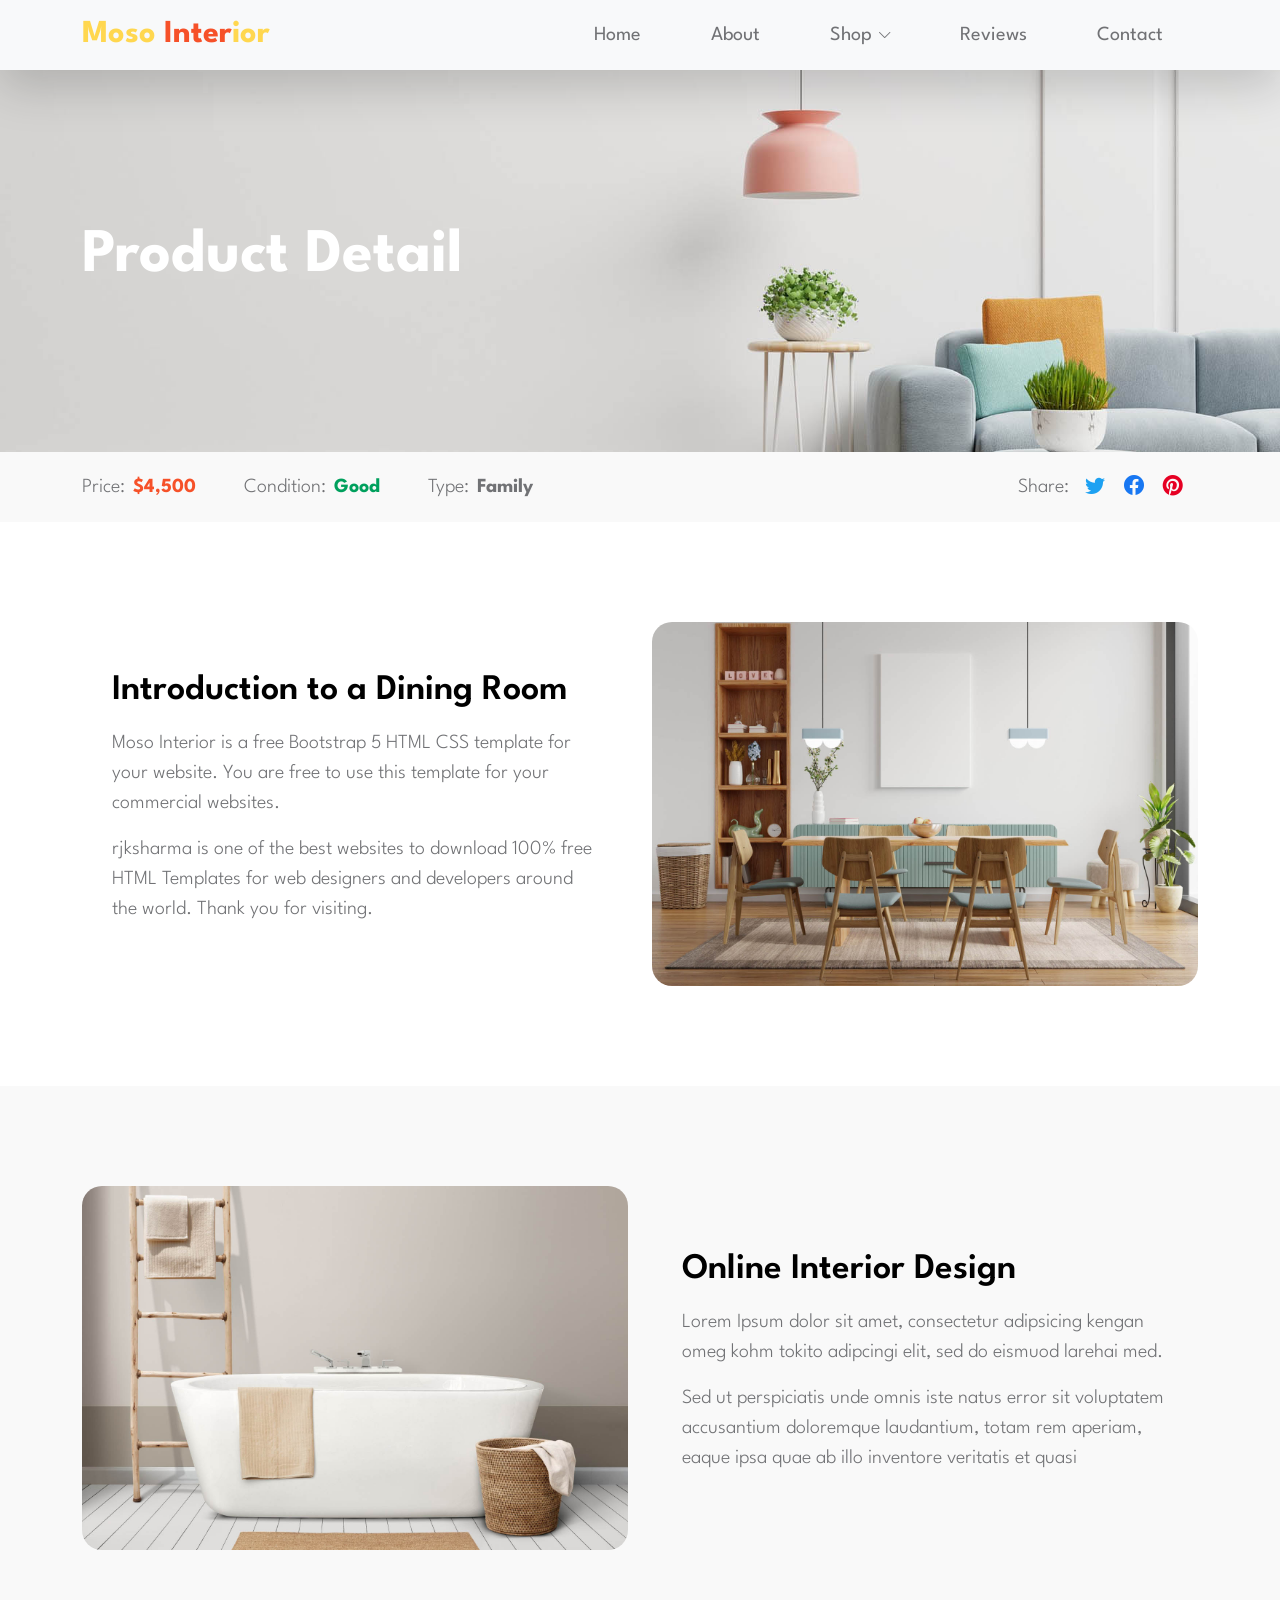
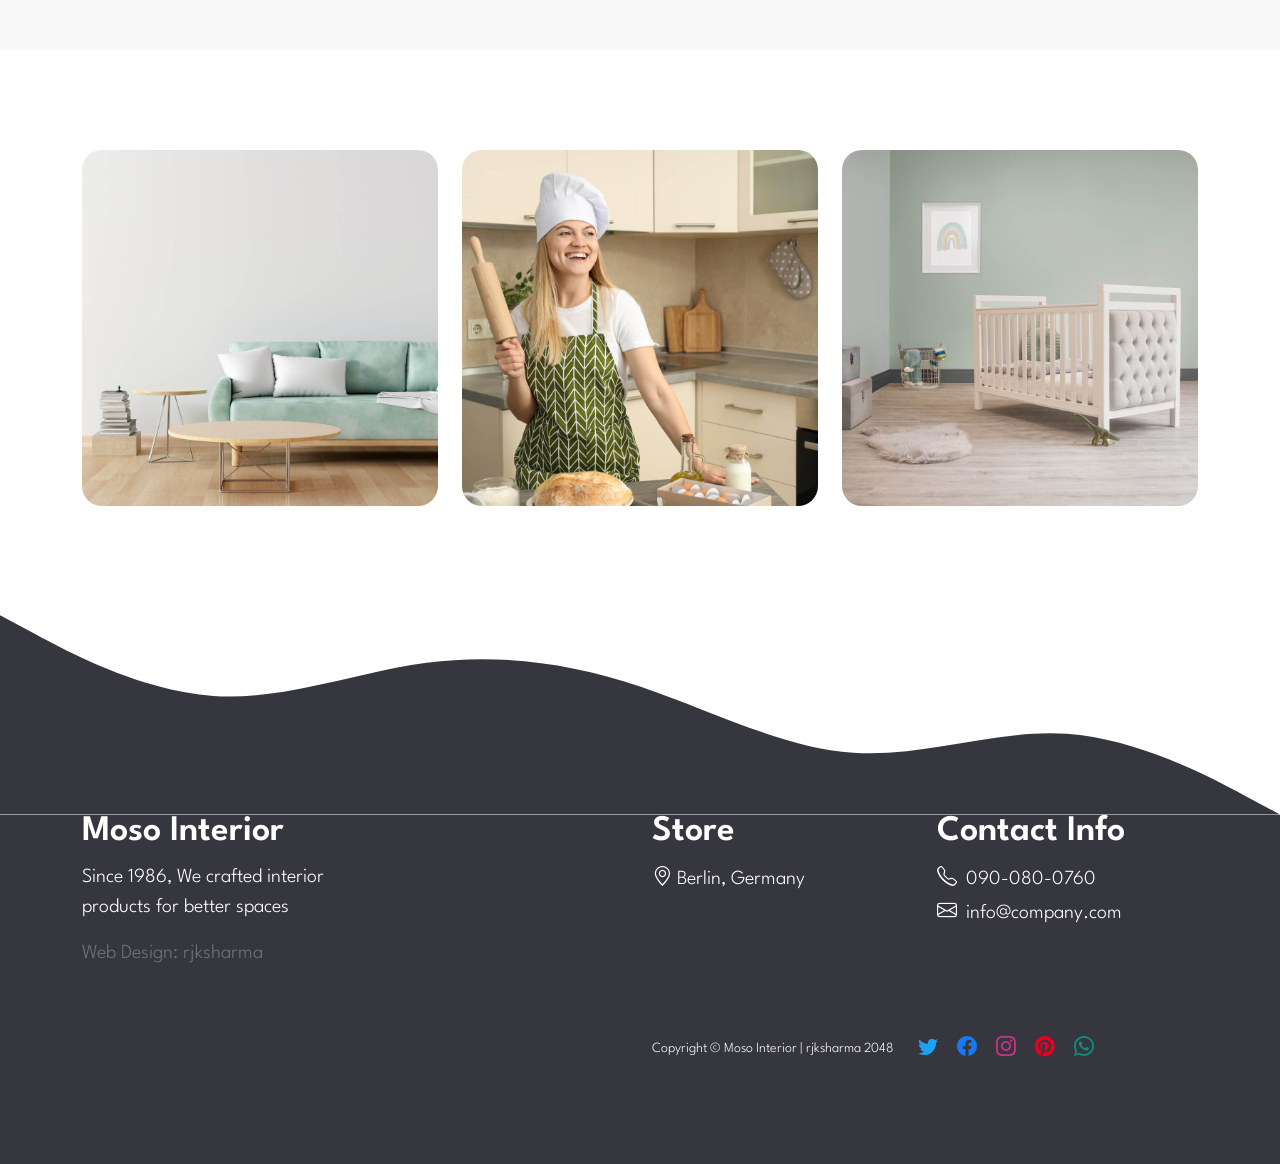
<file: shop-detail.html>
<!-- 
=> All Right/liences is Reserved by rjksharma
=> For Buy this Template contact us https://rjksharma.com/contact

=> follow us on social media for more projects :)

? YouTube : https://www.youtube.com/@rjksharma
? Facebook : https://www.facebook.com/rjksharma23
? Instagram : https://www.instagram.com/rjksharma_/
? Twitter : https://twitter.com/rjksharma23
? Linkedin : https://www.linkedin.com/in/rjksharma23
? Github : https://github.com/rjksharma 
 -->

<!doctype html>
<html lang="en">
    <head>
        <meta charset="utf-8">
        <meta name="viewport" content="width=device-width, initial-scale=1">

        <meta name="description" content="">
        <meta name="author" content="rjksharma">

        <title>Moso Interior - Product Detail Page | rjksharma</title>

        <!-- CSS FILES -->
        <link rel="preconnect" href="https://fonts.googleapis.com">
        
        <link rel="preconnect" href="https://fonts.gstatic.com" crossorigin>

        <link href="https://fonts.googleapis.com/css2?family=League+Spartan:wght@100;300;400;600;700&display=swap" rel="stylesheet">

        <link href="css/bootstrap.min.css" rel="stylesheet">

        <link href="css/bootstrap-icons.css" rel="stylesheet">

        <link href="css/owl.carousel.min.css" rel="stylesheet">

        <link href="css/tooplate-moso-interior.css" rel="stylesheet">
<!--

Moso Interior | rjksharma

https://www.rjksharma.com/

Bootstrap 5 HTML CSS Template

-->
    </head>
    
    <body class="shop-detail-page">

        <nav class="navbar navbar-expand-lg bg-light fixed-top shadow-lg">
            <div class="container">
                <a class="navbar-brand" href="index.html">Moso <span class="tooplate-red">Inter</span><span class="rjksharma-green">ior</span></a>

                <button class="navbar-toggler" type="button" data-bs-toggle="collapse" data-bs-target="#navbarNav" aria-controls="navbarNav" aria-expanded="false" aria-label="Toggle navigation">
                    <span class="navbar-toggler-icon"></span>
                </button>

                <div class="collapse navbar-collapse" id="navbarNav">
                    <ul class="navbar-nav ms-auto">
                        <li class="nav-item">
                            <a class="nav-link click-scroll" href="index.html#section_1">Home</a>
                        </li>

                        <li class="nav-item">
                            <a class="nav-link click-scroll" href="index.html#section_2">About</a>
                        </li>

                        <li class="nav-item dropdown">
                            <a class="nav-link dropdown-toggle click-scroll" href="index.html#section_3" id="navbarLightDropdownMenuLink" role="button" data-bs-toggle="dropdown" aria-expanded="false">Shop</a>

                            <ul class="dropdown-menu dropdown-menu-light" aria-labelledby="navbarLightDropdownMenuLink">
                                <li><a class="dropdown-item" href="shop-listing.html">Shop Listing</a></li>

                                <li><a class="dropdown-item active" href="shop-detail.html">Shop Detail</a></li>
                            </ul>
                        </li>

                        <li class="nav-item">
                            <a class="nav-link click-scroll" href="index.html#section_4">Reviews</a>
                        </li>

                        <li class="nav-item">
                            <a class="nav-link click-scroll" href="index.html#section_5">Contact</a>
                        </li>
                    </ul>
                </div>
            </div>
        </nav>

        <main>

            <header class="site-header d-flex justify-content-center align-items-center">
                <div class="container">
                    <div class="row">

                        <div class="col-lg-12 col-12">
                            <h1 class="text-white">Product Detail</h1>
                        </div>

                    </div>
                </div>
            </header>

            <section class="shop-detail-bar section-bg">
                <div class="container">
                    <div class="row">

                        <div class="col-lg-7 col-md-8 col-12 d-flex">
                            <p class="shop-detail-bar-wrap d-flex flex-wrap mb-0">
                                <span class="me-2">Price:</span>

                                <strong class="shop-pricing-text">$4,500</strong>
                            </p>

                            <p class="shop-detail-bar-wrap d-flex flex-wrap ms-lg-5 ms-4 mb-0">
                                <span class="me-2">Condition:</span>

                                <strong class="shop-condition-text">Good</strong>
                            </p>

                            <p class="shop-detail-bar-wrap d-flex flex-wrap ms-lg-5 ms-4 mb-0">
                                <span class="me-2">Type:</span>

                                <strong>Family</strong>
                            </p>
                        </div>

                        <div class="col-lg-5 col-md-4 col-12 social-share d-flex align-items-center ms-lg-auto mt-3 mt-lg-0 mt-md-0">
                            <p class="mb-0 me-3 ms-lg-auto ms-md-auto">Share:</p>

                            <ul class="social-icon">
                                <li class="social-icon-item">
                                    <a href="https://rjksharma.com/free_template/" class="social-icon-link social-icon-twitter bi-twitter"></a>
                                </li>

                                <li class="social-icon-item">
                                    <a href="https://rjksharma.com/free_template/" class="social-icon-link social-icon-facebook bi-facebook"></a>
                                </li>

                                <li class="social-icon-item">
                                    <a href="https://rjksharma.com/free_template/" class="social-icon-link social-icon-pinterest bi-pinterest"></a>
                                </li>
                            </ul>
                        </div>
                    </div>
                </div>
            </section>

            <section class="shop-detail-section section-padding">
                <div class="container">
                    <div class="row">

                        <div class="col-lg-6 col-12 m-auto">
                            <div class="custom-block shop-detail-custom-block">
                                <h3 class="mb-3">Introduction to a Dining Room</h3>

                                <p>Moso Interior is a free Bootstrap 5 HTML CSS template for your website. You are free to use this template for your commercial websites.</p>

                                <p>rjksharma is one of the best websites to download 100% free HTML Templates for web designers and developers around the world. Thank you for visiting.</p>
                            </div>
                        </div>

                        <div class="col-lg-6 col-12">
                            <div class="shop-image-wrap">
                                <img src="images/shop/mock-up-poster-modern-dining-room-interior-design-with-white-empty-wall.jpg" class="shop-image img-fluid" alt="">
                            </div>
                        </div>

                    </div>
                </div>
            </section>

            <section class="shop-detail-section section-padding section-bg">
                <div class="container">
                    <div class="row">

                        <div class="col-lg-6 col-12">
                            <div class="shop-image-wrap">
                                <img src="images/shop/minimal-bathroom-interior-design-with-wooden-furniture.jpg" class="shop-image img-fluid" alt="">
                            </div>
                        </div>

                        <div class="col-lg-6 col-12 m-auto">
                            <div class="custom-block shop-detail-custom-block">
                                <h3 class="mb-3">Online Interior Design</h3>

                                <p>Lorem Ipsum dolor sit amet, consectetur adipsicing kengan omeg kohm tokito adipcingi elit, sed do eismuod larehai med.</p>

                                <p>Sed ut perspiciatis unde omnis iste natus error sit voluptatem accusantium doloremque laudantium, totam rem aperiam, eaque ipsa quae ab illo inventore veritatis et quasi</p>
                            </div>
                        </div>

                    </div>
                </div>
            </section>

            <section class="shop-detail-section section-padding pb-0">
                <div class="container">
                    <div class="row">

                        <div class="col-lg-4 col-12">
                            <div class="shop-thumb">
                                <div class="shop-image-wrap">
                                    <img src="images/shop/green-sofa-white-living-room-with-blank-table-mockup.jpg" class="shop-image img-fluid" alt="">
                                </div>
                            </div>
                        </div>

                        <div class="col-lg-4 col-12">
                            <div class="shop-thumb">
                                <div class="shop-image-wrap">
                                    <img src="images/shop/concept-home-cooking-with-female-chef.jpg" class="shop-image img-fluid" alt="">
                                </div>
                            </div>
                        </div>

                        <div class="col-lg-4 col-12">
                            <div class="shop-thumb">
                                <div class="shop-image-wrap">
                                    <img src="images/shop/childrens-bed-nursery-cot-velvet-childrens-room.jpg" class="shop-image img-fluid" alt="">
                                </div>
                            </div>
                        </div>

                    </div>
                </div>
            </section>

            <svg xmlns="http://www.w3.org/2000/svg" viewBox="0 0 1440 320"><path fill="#36363e" fill-opacity="1" d="M0,96L40,117.3C80,139,160,181,240,186.7C320,192,400,160,480,149.3C560,139,640,149,720,176C800,203,880,245,960,250.7C1040,256,1120,224,1200,229.3C1280,235,1360,277,1400,298.7L1440,320L1440,320L1400,320C1360,320,1280,320,1200,320C1120,320,1040,320,960,320C880,320,800,320,720,320C640,320,560,320,480,320C400,320,320,320,240,320C160,320,80,320,40,320L0,320Z"></path></svg>

        </main>

        <footer class="site-footer section-padding">
            <div class="container">
                <div class="row">

                    <div class="col-lg-3 col-md-5 col-12 mb-3">
                        <h3><a href="index.html" class="custom-link mb-1">Moso Interior</a></h3>

                        <p class="text-white">Since 1986, We crafted interior products for better spaces</p>
                        
                        <p class="text-white"><a href="https://www.rjksharma.com/free-templates" target="_parent">Web Design: rjksharma</a></p>
                    </div>

                    <div class="col-lg-3 col-md-3 col-12 ms-lg-auto mb-3">
                        <h3 class="text-white mb-3">Store</h3>

                        <p class="text-white mt-2">
                            <i class="bi-geo-alt"></i>
                            Berlin, Germany
                        </p>
                    </div>

                    <div class="col-lg-3 col-md-4 col-12 mb-3">
                        <h3 class="text-white mb-3">Contact Info</h3>

                            <p class="text-white mb-1">
                                <i class="bi-telephone me-1"></i>

                                <a href="tel: 090-080-0760" class="text-white">
                                    090-080-0760
                                </a>
                            </p>

                            <p class="text-white mb-0">
                                <i class="bi-envelope me-1"></i>

                                <a href="mailto:info@company.com" class="text-white">
                                    info@company.com
                                </a>
                            </p>
                    </div>

                    <div class="col-lg-6 col-md-7 copyright-text-wrap col-12 d-flex flex-wrap align-items-center mt-4 ms-auto">
                        <p class="copyright-text mb-0 me-4">Copyright © Moso Interior | rjksharma 2048</p>

                        <ul class="social-icon">
                            <li class="social-icon-item">
                                <a href="https://rjksharma.com/free_template/" class="social-icon-link social-icon-twitter bi-twitter"></a>
                            </li>

                            <li class="social-icon-item">
                                <a href="https://rjksharma.com/free_template/" class="social-icon-link social-icon-facebook bi-facebook"></a>
                            </li>

                            <li class="social-icon-item">
                                <a href="https://rjksharma.com/free_template/" class="social-icon-link social-icon-instagram bi-instagram"></a>
                            </li>

                            <li class="social-icon-item">
                                <a href="https://rjksharma.com/free_template/" class="social-icon-link social-icon-pinterest bi-pinterest"></a>
                            </li>

                            <li class="social-icon-item">
                                <a href="https://rjksharma.com/free_template/" class="social-icon-link social-icon-whatsapp bi-whatsapp"></a>
                            </li>
                        </ul>
                    </div>

                </div>
            </div>
        </footer>

        <!-- JAVASCRIPT FILES -->
        <script src="js/jquery.min.js"></script>
        <script src="js/bootstrap.min.js"></script>
        <script src="js/click-scroll.js"></script>
        <script src="js/jquery.backstretch.min.js"></script>
        <script src="js/owl.carousel.min.js"></script>
        <script src="js/custom.js"></script>

    </body>

    <!-- 
=> All Right/liences is Reserved by rjksharma
=> For Buy this Template contact us https://rjksharma.com/contact

=> follow us on social media for more projects :)

? YouTube : https://www.youtube.com/@rjksharma
? Facebook : https://www.facebook.com/rjksharma23
? Instagram : https://www.instagram.com/rjksharma_/
? Twitter : https://twitter.com/rjksharma23
? Linkedin : https://www.linkedin.com/in/rjksharma23
? Github : https://github.com/rjksharma 
 -->

</html>
</file>
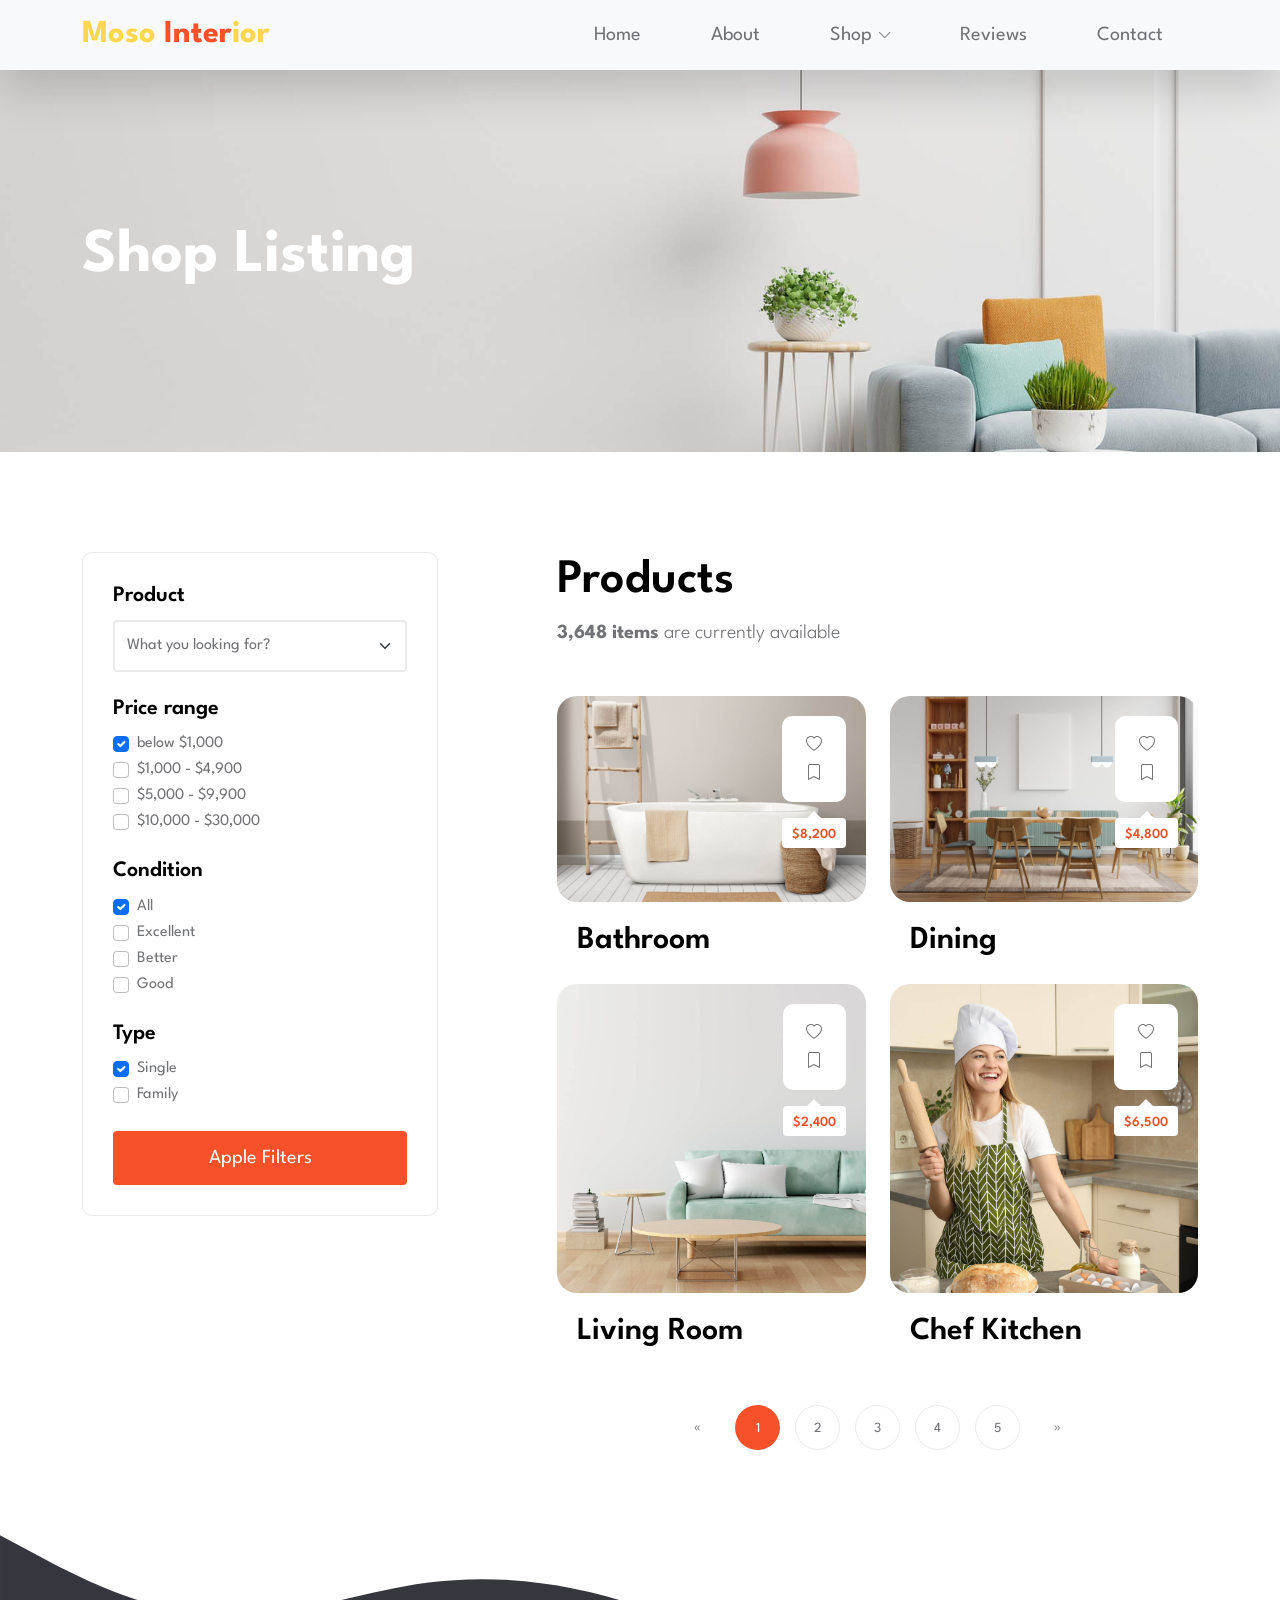
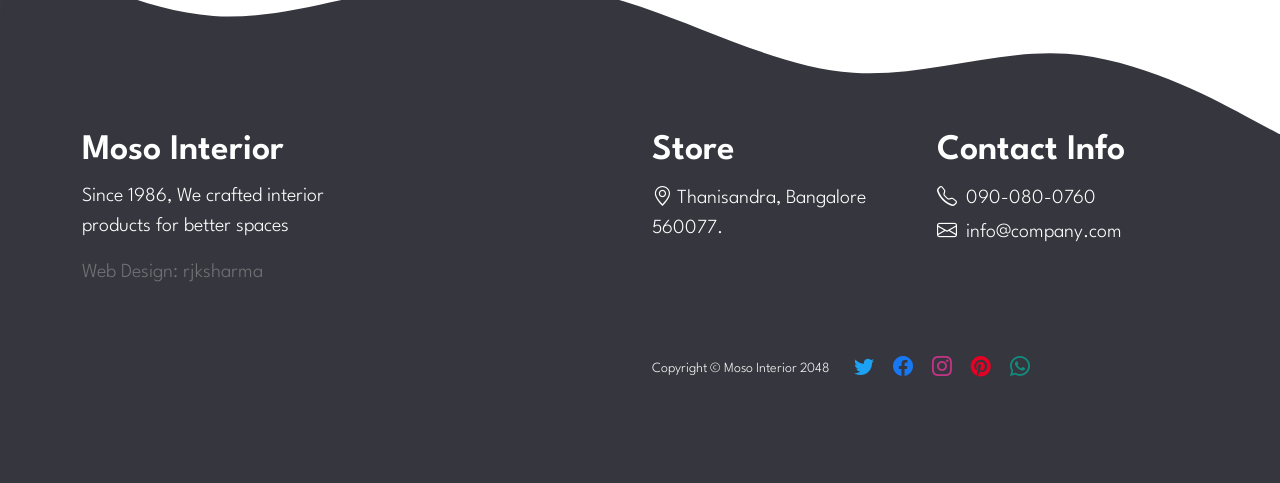
<file: shop-listing.html>
<!-- 
=> All Right/liences is Reserved by rjksharma
=> For Buy this Template contact us https://rjksharma.com/contact

=> follow us on social media for more projects :)

? YouTube : https://www.youtube.com/@rjksharma
? Facebook : https://www.facebook.com/rjksharma23
? Instagram : https://www.instagram.com/rjksharma_/
? Twitter : https://twitter.com/rjksharma23
? Linkedin : https://www.linkedin.com/in/rjksharma23
? Github : https://github.com/rjksharma 
 -->

<!doctype html>
<html lang="en">
    <head>
        <meta charset="utf-8">
        <meta name="viewport" content="width=device-width, initial-scale=1">

        <meta name="description" content="">
        <meta name="author" content="rjksharma">

        <title>Moso Interior - Product Listing Page</title>

        <!-- CSS FILES -->
        <link rel="preconnect" href="https://fonts.googleapis.com">
        
        <link rel="preconnect" href="https://fonts.gstatic.com" crossorigin>

        <link href="https://fonts.googleapis.com/css2?family=League+Spartan:wght@100;300;400;600;700&display=swap" rel="stylesheet">

        <link href="css/bootstrap.min.css" rel="stylesheet">

        <link href="css/bootstrap-icons.css" rel="stylesheet">

        <link href="css/owl.carousel.min.css" rel="stylesheet">

        <link href="css/tooplate-moso-interior.css" rel="stylesheet">
<!--

Moso Interior rjksharma

https://www.rjksharma.com/

Bootstrap 5 HTML CSS Template

-->
    </head>
    
    <body class="shop-listing-page">

        <nav class="navbar navbar-expand-lg bg-light fixed-top shadow-lg">
            <div class="container">
                <a class="navbar-brand" href="index.html">Moso <span class="tooplate-red">Inter</span><span class="rjksharma-green">ior</span></a>

                <button class="navbar-toggler" type="button" data-bs-toggle="collapse" data-bs-target="#navbarNav" aria-controls="navbarNav" aria-expanded="false" aria-label="Toggle navigation">
                    <span class="navbar-toggler-icon"></span>
                </button>

                <div class="collapse navbar-collapse" id="navbarNav">
                    <ul class="navbar-nav ms-auto">
                        <li class="nav-item">
                            <a class="nav-link click-scroll" href="index.html#section_1">Home</a>
                        </li>

                        <li class="nav-item">
                            <a class="nav-link click-scroll" href="index.html#section_2">About</a>
                        </li>

                        <li class="nav-item dropdown">
                            <a class="nav-link dropdown-toggle click-scroll" href="index.html#section_3" id="navbarLightDropdownMenuLink" role="button" data-bs-toggle="dropdown" aria-expanded="false">Shop</a>

                            <ul class="dropdown-menu dropdown-menu-light" aria-labelledby="navbarLightDropdownMenuLink">
                                <li><a class="dropdown-item active" href="shop-listing.html">Shop Listing</a></li>

                                <li><a class="dropdown-item" href="shop-detail.html">Shop Detail</a></li>
                            </ul>
                        </li>

                        <li class="nav-item">
                            <a class="nav-link click-scroll" href="index.html#section_4">Reviews</a>
                        </li>

                        <li class="nav-item">
                            <a class="nav-link click-scroll" href="index.html#section_5">Contact</a>
                        </li>
                    </ul>
                </div>
            </div>
        </nav>

        <main>

            <header class="site-header d-flex justify-content-center align-items-center">
                <div class="container">
                    <div class="row">

                        <div class="col-lg-12 col-12">
                            <h1 class="text-white">Shop Listing</h1>
                        </div>

                    </div>
                </div>
            </header>

            <section class="shop-section section-padding">
                <div class="container">
                    <div class="row">

                        <div class="col-lg-4 col-md-5 col-12 me-auto mb-5">
                            <form class="custom-form filter-form" action="#" method="get" role="form">
                                <div class="">
                                    <h6 class="filter-form-small-title">Product</h6>

                                    <select name="looking-for" class="form-select form-control" id="looking-for" aria-label="Default select example">
                                        <option value="0" selected>What you looking for?</option>
                                        <option value="1">Bathroom</option>
                                        <option value="2">Dining</option>
                                        <option value="3">Living Room</option>
                                        <option value="4">Children Bedroom</option>
                                        <option value="5">Kitchen</option>
                                    </select>
                                </div>

                                <div class="mt-4">
                                    <h6 class="filter-form-small-title">Price range</h6>

                                    <div class="form-check">
                                        <input name="price-range[]" type="checkbox" class="form-check-input" id="PriceCheckOne" value="500" checked>
                                        
                                        <label class="form-check-label" for="PriceCheckOne">below $1,000</label>
                                    </div>

                                    <div class="form-check">
                                        <input name="price-range[]" type="checkbox" class="form-check-input" id="PriceCheckTwo" value="1000">
                                        
                                        <label class="form-check-label" for="PriceCheckTwo">$1,000 - $4,900</label>
                                    </div>
                                    
                                    <div class="form-check">
                                        <input name="price-range[]" type="checkbox" class="form-check-input" id="PriceCheckTwo" value="5000">
                                        
                                        <label class="form-check-label" for="PriceCheckTwo">$5,000 - $9,900</label>
                                    </div>

                                    <div class="form-check">
                                        <input name="price-range[]" type="checkbox" class="form-check-input" id="PriceCheckThree" value="10000">
                                        
                                        <label class="form-check-label" for="PriceCheckThree">$10,000 - $30,000</label>
                                    </div>
                                </div>

                                <div class="mt-4">
                                    <h6 class="filter-form-small-title">Condition</h6>

                                    <div class="form-check">
                                        <input name="condition[]" type="checkbox" class="form-check-input" id="ConditionCheckOne" value="all" checked>
                                        
                                        <label class="form-check-label" for="ConditionCheckOne">All</label>
                                    </div>

                                    <div class="form-check">
                                        <input name="condition[]" type="checkbox" class="form-check-input" id="ConditionCheckTwo" value="excellent">
                                        
                                        <label class="form-check-label" for="ConditionCheckTwo">Excellent</label>
                                    </div>

                                    <div class="form-check">
                                        <input name="condition[]" type="checkbox" class="form-check-input" id="ConditionCheckThree" value="better">
                                        
                                        <label class="form-check-label" for="ConditionCheckThree">Better</label>
                                    </div>

                                    <div class="form-check">
                                        <input name="condition[]" type="checkbox" class="form-check-input" id="ConditionCheckFour" value="good">
                                        
                                        <label class="form-check-label" for="ConditionCheckFour">Good</label>
                                    </div>
                                </div>

                                <div class="mt-4">
                                    <h6 class="filter-form-small-title">Type</h6>

                                    <div class="form-check">
                                        <input name="condition[]" type="checkbox" class="form-check-input" id="TypeCheckOne" value="" checked>
                                        
                                        <label class="form-check-label" for="TypeCheckOne">Single</label>
                                    </div>

                                    <div class="form-check">
                                        <input name="condition[]" type="checkbox" class="form-check-input" id="TypeCheckTwo" value="">
                                        
                                        <label class="form-check-label" for="TypeCheckTwo">Family</label>
                                    </div>
                                </div>

                                <div class="mt-4">
                                    <button type="submit" class="form-control">Apple Filters</button>
                                </div>
                            </form>
                        </div>

                        <div class="col-lg-7 col-md-6 col-12">
                            <h2>Products</h2>

                            <p class="mb-5"><strong>3,648 items</strong> are currently available</p>

                            <div class="row">

                                <div class="col-lg-6 col-12">
                                    <div class="shop-thumb">
                                        <div class="shop-image-wrap">
                                            <a href="shop-detail.html">
                                                <img src="images/shop/minimal-bathroom-interior-design-with-wooden-furniture.jpg" class="shop-image img-fluid" alt="">
                                            </a>

                                            <div class="shop-icons-wrap">
                                                <div class="shop-icons d-flex flex-column align-items-center">
                                                    <a href="https://rjksharma.com/free_template/" class="shop-icon bi-heart"></a>

                                                    <a href="https://rjksharma.com/free_template/" class="shop-icon bi-bookmark"></a>
                                                </div>

                                                <p class="shop-pricing mb-0 mt-3">
                                                    <span class="badge custom-badge">$8,200</span>
                                                </p>
                                            </div>

                                            <div class="shop-btn-wrap">
                                                <a href="shop-detail.html" class="shop-btn custom-btn btn d-flex align-items-center align-items-center">Learn more</a>
                                            </div>
                                        </div>

                                        <div class="shop-body">
                                            <h4>Bathroom</h4>
                                        </div>
                                    </div>
                                </div>

                                <div class="col-lg-6 col-12">
                                    <div class="shop-thumb">
                                        <div class="shop-image-wrap">
                                            <a href="shop-detail.html">
                                                <img src="images/shop/mock-up-poster-modern-dining-room-interior-design-with-white-empty-wall.jpg" class="shop-image img-fluid" alt="">
                                            </a>

                                            <div class="shop-icons-wrap">
                                                <div class="shop-icons d-flex flex-column align-items-center">
                                                    <a href="https://rjksharma.com/free_template/" class="shop-icon bi-heart"></a>

                                                    <a href="https://rjksharma.com/free_template/" class="shop-icon bi-bookmark"></a>
                                                </div>

                                                <p class="shop-pricing mb-0 mt-3">
                                                    <span class="badge custom-badge">$4,800</span>
                                                </p>
                                            </div>

                                            <div class="shop-btn-wrap">
                                                <a href="shop-detail.html" class="shop-btn custom-btn btn d-flex align-items-center align-items-center">Learn more</a>
                                            </div>
                                        </div>

                                        <div class="shop-body">
                                            <h4>Dining</h4>
                                        </div>
                                    </div>
                                </div>

                                <div class="col-lg-6 col-12">
                                    <div class="shop-thumb">
                                        <div class="shop-image-wrap">
                                            <a href="shop-detail.html">
                                                <img src="images/shop/green-sofa-white-living-room-with-blank-table-mockup.jpg" class="shop-image img-fluid" alt="">
                                            </a>

                                            <div class="shop-icons-wrap">
                                                <div class="shop-icons d-flex flex-column align-items-center">
                                                    <a href="https://rjksharma.com/free_template/" class="shop-icon bi-heart"></a>

                                                    <a href="https://rjksharma.com/free_template/" class="shop-icon bi-bookmark"></a>
                                                </div>

                                                <p class="shop-pricing mb-0 mt-3">
                                                    <span class="badge custom-badge">$2,400</span>
                                                </p>
                                            </div>

                                            <div class="shop-btn-wrap">
                                                <a href="shop-detail.html" class="shop-btn custom-btn btn d-flex align-items-center align-items-center">Learn more</a>
                                            </div>
                                        </div>

                                        <div class="shop-body">
                                            <h4>Living Room</h4>
                                        </div>
                                    </div>
                                </div>

                                <div class="col-lg-6 col-12">
                                    <div class="shop-thumb">
                                        <div class="shop-image-wrap">
                                            <a href="shop-detail.html">
                                                <img src="images/shop/concept-home-cooking-with-female-chef.jpg" class="shop-image img-fluid" alt="">
                                            </a>

                                            <div class="shop-icons-wrap">
                                                <div class="shop-icons d-flex flex-column align-items-center">
                                                    <a href="https://rjksharma.com/free_template/" class="shop-icon bi-heart"></a>

                                                    <a href="https://rjksharma.com/free_template/" class="shop-icon bi-bookmark"></a>
                                                </div>

                                                <p class="shop-pricing mb-0 mt-3">
                                                    <span class="badge custom-badge">$6,500</span>
                                                </p>
                                            </div>

                                            <div class="shop-btn-wrap">
                                                <a href="shop-detail.html" class="shop-btn custom-btn btn d-flex align-items-center align-items-center">Learn more</a>
                                            </div>
                                        </div>

                                        <div class="shop-body">
                                            <h4>Chef Kitchen</h4>
                                        </div>
                                    </div>
                                </div>

                                <nav aria-label="Page navigation example">
                                    <ul class="pagination justify-content-center">
                                        <li class="page-item">
                                            <a class="page-link" href="https://rjksharma.com/free_template/" aria-label="Previous">
                                                <span aria-hidden="true">&laquo;</span>
                                            </a>
                                        </li>

                                        <li class="page-item active" aria-current="page">
                                            <a class="page-link" href="https://rjksharma.com/free_template/">1</a>
                                        </li>
                                        
                                        <li class="page-item">
                                            <a class="page-link" href="https://rjksharma.com/free_template/">2</a>
                                        </li>
                                        
                                        <li class="page-item">
                                            <a class="page-link" href="https://rjksharma.com/free_template/">3</a>
                                        </li>

                                        <li class="page-item">
                                            <a class="page-link" href="https://rjksharma.com/free_template/">4</a>
                                        </li>

                                        <li class="page-item">
                                            <a class="page-link" href="https://rjksharma.com/free_template/">5</a>
                                        </li>
                                        
                                        <li class="page-item">
                                            <a class="page-link" href="https://rjksharma.com/free_template/" aria-label="Next">
                                                <span aria-hidden="true">&raquo;</span>
                                            </a>
                                        </li>
                                    </ul>
                                </nav>
                            </div>
                        </div>

                    </div>
                </div>
            </section>

            <svg xmlns="http://www.w3.org/2000/svg" viewBox="0 0 1440 320"><path fill="#36363e" fill-opacity="1" d="M0,96L40,117.3C80,139,160,181,240,186.7C320,192,400,160,480,149.3C560,139,640,149,720,176C800,203,880,245,960,250.7C1040,256,1120,224,1200,229.3C1280,235,1360,277,1400,298.7L1440,320L1440,320L1400,320C1360,320,1280,320,1200,320C1120,320,1040,320,960,320C880,320,800,320,720,320C640,320,560,320,480,320C400,320,320,320,240,320C160,320,80,320,40,320L0,320Z"></path></svg>
        </main>

        <footer class="site-footer section-padding">
            <div class="container">
                <div class="row">

                    <div class="col-lg-3 col-md-5 col-12 mb-3">
                        <h3><a href="index.html" class="custom-link mb-1">Moso Interior</a></h3>

                        <p class="text-white">Since 1986, We crafted interior products for better spaces</p>
                        
                        <p class="text-white"><a href="https://www.rjksharma.com" target="_parent">Web Design: rjksharma</a></p>
                    </div>

                    <div class="col-lg-3 col-md-3 col-12 ms-lg-auto mb-3">
                        <h3 class="text-white mb-3">Store</h3>

                        <p class="text-white mt-2">
                            <i class="bi-geo-alt"></i>
                            Thanisandra, Bangalore 560077.
                        </p>
                    </div>

                    <div class="col-lg-3 col-md-4 col-12 mb-3">
                        <h3 class="text-white mb-3">Contact Info</h3>

                            <p class="text-white mb-1">
                                <i class="bi-telephone me-1"></i>

                                <a href="tel: 090-080-0760" class="text-white">
                                    090-080-0760
                                </a>
                            </p>

                            <p class="text-white mb-0">
                                <i class="bi-envelope me-1"></i>

                                <a href="mailto:info@company.com" class="text-white">
                                    info@company.com
                                </a>
                            </p>
                    </div>

                    <div class="col-lg-6 col-md-7 copyright-text-wrap col-12 d-flex flex-wrap align-items-center mt-4 ms-auto">
                        <p class="copyright-text mb-0 me-4">Copyright © Moso Interior 2048</p>

                        <ul class="social-icon">
                            <li class="social-icon-item">
                                <a href="https://rjksharma.com/free_template/" class="social-icon-link social-icon-twitter bi-twitter"></a>
                            </li>

                            <li class="social-icon-item">
                                <a href="https://rjksharma.com/free_template/" class="social-icon-link social-icon-facebook bi-facebook"></a>
                            </li>

                            <li class="social-icon-item">
                                <a href="https://rjksharma.com/free_template/" class="social-icon-link social-icon-instagram bi-instagram"></a>
                            </li>

                            <li class="social-icon-item">
                                <a href="https://rjksharma.com/free_template/" class="social-icon-link social-icon-pinterest bi-pinterest"></a>
                            </li>

                            <li class="social-icon-item">
                                <a href="https://rjksharma.com/free_template/" class="social-icon-link social-icon-whatsapp bi-whatsapp"></a>
                            </li>
                        </ul>
                    </div>

                </div>
            </div>
        </footer>

        <!-- JAVASCRIPT FILES -->
        <script src="js/jquery.min.js"></script>
        <script src="js/bootstrap.min.js"></script>
        <script src="js/click-scroll.js"></script>
        <script src="js/jquery.backstretch.min.js"></script>
        <script src="js/owl.carousel.min.js"></script>
        <script src="js/custom.js"></script>

    </body>

    <!-- 
=> All Right/liences is Reserved by rjksharma
=> For Buy this Template contact us https://rjksharma.com/contact

=> follow us on social media for more projects :)

? YouTube : https://www.youtube.com/@rjksharma
? Facebook : https://www.facebook.com/rjksharma23
? Instagram : https://www.instagram.com/rjksharma_/
? Twitter : https://twitter.com/rjksharma23
? Linkedin : https://www.linkedin.com/in/rjksharma23
? Github : https://github.com/rjksharma 
 -->

</html>
</file>
<file: css/tooplate-moso-interior.css>
/* <!-- 
=> All Right/liences is Reserved by rjksharma
=> For Buy this Template contact us https://rjksharma.com/contact

=> follow us on social media for more projects :)

? YouTube : https://www.youtube.com/@rjksharma
? Facebook : https://www.facebook.com/rjksharma23
? Instagram : https://www.instagram.com/rjksharma_/
? Twitter : https://twitter.com/rjksharma23
? Linkedin : https://www.linkedin.com/in/rjksharma23
? Github : https://github.com/rjksharma 
 --> */
 
:root {
  --white-color:                  #ffffff;
  --primary-color:                #ffd74f;
  --secondary-color:              #f65129;
  --section-bg-color:             #f9f9f9;
  --site-footer-bg-color:         #36363e;
  --custom-btn-bg-color:          #00a05d;
  --dark-color:                   #000000;
  --p-color:                      #717275;
  --border-color:                 #e9eaeb;

  --twitter-color:                #1da1f2;
  --facebook-color:               #1877f2;
  --instagram-color:              #c13584;
  --pinterest-color:              #e60023;
  --whatsapp-color:               #128c7e;

  --body-font-family:             'League Spartan', sans-serif;

  --h1-font-size:                 62px;
  --h2-font-size:                 48px;
  --h3-font-size:                 36px;
  --h4-font-size:                 32px;
  --h5-font-size:                 24px;
  --h6-font-size:                 22px;
  --p-font-size:                  20px;
  --btn-font-size:                16px;
  --copyright-font-size:          14px;

  --border-radius-large:          100px;
  --border-radius-medium:         20px;
  --border-radius-small:          10px;

  --font-weight-thin:             100;
  --font-weight-light:            300;
  --font-weight-normal:           400;
  --font-weight-semibold:         600;
  --font-weight-bold:             700;
}

body {
    background-color: var(--white-color);
    font-family: var(--body-font-family); 
    padding-top: 70px;
}

/*---------------------------------------
  TYPOGRAPHY               
-----------------------------------------*/

h2,
h3,
h4,
h5,
h6 {
  color: var(--dark-color);
}

h1,
h2,
h3,
h4,
h5,
h6 {
  font-weight: var(--font-weight-semibold);
}

h1 {
  font-size: var(--h1-font-size);
  font-weight: var(--font-weight-bold);
}

h2 {
  font-size: var(--h2-font-size);
}

h3 {
  font-size: var(--h3-font-size);
}

h4 {
  font-size: var(--h4-font-size);
}

h5 {
  font-size: var(--h5-font-size);
  line-height: normal;
}

h6 {
  font-size: var(--h6-font-size);
}

p {
  color: var(--p-color);
  font-size: var(--p-font-size);
  font-weight: var(--font-weight-light);
}

ul li {
  color: var(--p-color);
  font-size: var(--p-font-size);
  font-weight: var(--font-weight-normal);
}

a, 
button {
  touch-action: manipulation;
  transition: all 0.3s;
}

a {
  color: var(--p-color);
  text-decoration: none;
}

a:hover {
  color: var(--secondary-color);
}

b,
strong {
  font-weight: var(--font-weight-bold);
}

.tooplate-red {
	color: var(--secondary-color);
}
.tooplate-green {
	color: var(--custom-btn-bg-color);
}


/*---------------------------------------
  SECTION               
-----------------------------------------*/
.section-padding {
  padding-top: 100px;
  padding-bottom: 100px;
}

.section-bg {
  background: var(--section-bg-color);
}

.section-small-title {
  color: var(--custom-btn-bg-color);
  font-size: var(--btn-font-size);
  font-weight: var(--font-weight-semibold);
  display: block;
}

.section-overlay {
  background: rgba(0, 0, 0, 0.25);
  position: absolute;
  top: 0;
  left: 0;
  pointer-events: none;
  width: 100%;
  height: 100%;
}

.custom-block {
  background: var(--primary-color);
  border-top: 20px solid var(--secondary-color);
  border-radius: var(--border-radius-medium);
  position: relative;
  overflow: hidden;
  padding: 30px 50px;
}

.featured-custom-block {
  background: var(--border-color);
}

.shop-detail-custom-block {
  background: transparent;
  border-top: 0;
  border-radius: 0;
  padding: 30px;
}

.pagination {
  margin-top: 30px;
  margin-bottom: 0;
}

.page-link {
  border-color: var(--border-color);
  border-radius: var(--border-radius-large);
  color: var(--p-color);
  font-size: var(--copyright-font-size);
  padding: 0;
  width: 45px;
  height: 45px;
  line-height: 45px;
  text-align: center;
  margin-right: 10px;
  margin-left: 10px;
}

.page-item.active .page-link,
.page-link:hover {
  background: var(--secondary-color);
  border-color: transparent;
  color: var(--white-color);
}

.page-item:first-child .page-link,
.page-item:last-child .page-link {
  border: 0;
  border-radius: var(--border-radius-large);
}

.page-item:not(:first-child) .page-link {
  margin-left: 5px;
}


/*---------------------------------------
  CUSTOM LINK               
-----------------------------------------*/
.custom-link {
  color: var(--p-color);
  position: relative;
  overflow: hidden;
  z-index: 1;
  display: inline-block;
  vertical-align: middle;
  transition: all .3s cubic-bezier(.645,.045,.355,1);
  padding-bottom: 2px;
}

.custom-link::after {
  content: "";
  width: 0;
  height: 2px;
  bottom: 0;
  position: absolute;
  left: auto;
  right: 0;
  z-index: -1;
  transition: width .6s cubic-bezier(.25,.8,.25,1) 0s;
  background: currentColor;
}

.custom-link:hover::after {
  width: 100%;
  left: 0;
  right: auto;
}

.custom-link:hover {
  color: var(--primary-color);
}

.custom-link:hover::after {
  background: var(--custom-btn-bg-color);
}


/*---------------------------------------
  CUSTOM BADGE               
-----------------------------------------*/
.custom-badge {
  background: var(--white-color);
  display: inline-block;
  vertical-align: top;
  position: relative;
  color: var(--secondary-color);
  font-size: var(--copyright-font-size);
  font-weight: var(--font-weight-semibold);
  padding: 10px 10px 6px 10px;
}

.custom-badge::before {
  content: "";
  display: block;
  margin: auto;
  width: 0;
  height: 0;
  border-bottom: 7px solid var(--white-color);
  border-right: 7px solid transparent;
  border-left: 7px solid transparent;
  position: absolute;
  top: -7px;
  right: 0;
  left: 0;
}


/*---------------------------------------
  CUSTOM BUTTON               
-----------------------------------------*/
.custom-btn {
  background: var(--custom-btn-bg-color);
  border: 2px solid transparent;
  border-radius: var(--border-radius-large);
  color: var(--white-color);
  font-size: var(--btn-font-size);
  font-weight: var(--font-weight-semibold);
  line-height: normal;
  padding: 15px 20px;
}

.custom-btn:hover {
  background: transparent;
  border-color: var(--custom-btn-bg-color);
  color: var(--custom-btn-bg-color);
}

.custom-border-btn {
  background: transparent;
  border: 2px solid var(--border-color);
  color: var(--white-color);
}

.custom-border-btn:hover {
  background: var(--white-color);
  border-color: var(--white-color);
  color: var(--secondary-color);
}


/*---------------------------------------
  NAVIGATION              
-----------------------------------------*/
.navbar {
  padding-top: 0;
  padding-bottom: 0;
  transition: all 0.3s;
}

.navbar-brand {
  font-size: var(--h4-font-size);
  font-weight: var(--font-weight-bold);
}

.navbar-brand,
.navbar-brand:hover {
  color: var(--primary-color);
}

.navbar-expand-lg .navbar-nav .nav-link {
  margin-right: 0;
  margin-left: 0;
  padding: 20px 35px;
}

.navbar-nav .nav-link {
  display: inline-block;
  color: var(--p-bg-color);
  font-size: var(--menu-font-size);
  font-weight: var(--font-weight-medium);
  position: relative;
  padding-top: 15px;
  padding-bottom: 15px;
}

.navbar-nav .nav-link.active, 
.navbar-nav .nav-link:hover {
  background: var(--primary-color);
  color: var(--white-color);
}

.dropdown-menu {
  border-radius: 0;
  border: 0;
  padding: 0;
}

.dropdown-item {
  border-bottom: 1px solid var(--border-color);
  display: inline-block;
  color: var(--p-bg-color);
  font-size: var(--menu-font-size);
  font-weight: var(--font-weight-medium);
  position: relative;
  padding-top: 10px;
  padding-bottom: 10px;
}

.dropdown-menu li:last-child .dropdown-item {
  border-bottom: 0;
}

.dropdown-item.active, 
.dropdown-item:active,
.dropdown-item:focus, 
.dropdown-item:hover {
  background: var(--primary-color);
  color: var(--white-color);
}

.dropdown-toggle::after {
  content: "\f282";
  display: inline-block;
  font-family: bootstrap-icons !important;
  font-size: var(--copyright-font-size);
  font-style: normal;
  font-weight: normal !important;
  font-variant: normal;
  text-transform: none;
  line-height: 1;
  vertical-align: -.125em;
  -webkit-font-smoothing: antialiased;
  -moz-osx-font-smoothing: grayscale;
  position: relative;
  left: 2px;
  border: 0;
}

@media screen and (min-width: 992px) {
  .dropdown:hover .dropdown-menu {
    display: block;
    margin-top: 0;
  }
}

.navbar-toggler {
  border: 0;
  padding: 0;
  cursor: pointer;
  margin: 0;
  width: 30px;
  height: 35px;
  outline: none;
}

.navbar-toggler:focus {
  outline: none;
  box-shadow: none;
}

.navbar-toggler[aria-expanded="true"] .navbar-toggler-icon {
  background: transparent;
}

.navbar-toggler[aria-expanded="true"] .navbar-toggler-icon:before,
.navbar-toggler[aria-expanded="true"] .navbar-toggler-icon:after {
  transition: top 300ms 50ms ease, -webkit-transform 300ms 350ms ease;
  transition: top 300ms 50ms ease, transform 300ms 350ms ease;
  transition: top 300ms 50ms ease, transform 300ms 350ms ease, -webkit-transform 300ms 350ms ease;
  top: 0;
}

.navbar-toggler[aria-expanded="true"] .navbar-toggler-icon:before {
  transform: rotate(45deg);
}

.navbar-toggler[aria-expanded="true"] .navbar-toggler-icon:after {
  transform: rotate(-45deg);
}

.navbar-toggler .navbar-toggler-icon {
  background: var(--dark-color);
  transition: background 10ms 300ms ease;
  display: block;
  width: 30px;
  height: 2px;
  position: relative;
}

.navbar-toggler .navbar-toggler-icon:before,
.navbar-toggler .navbar-toggler-icon:after {
  transition: top 300ms 350ms ease, -webkit-transform 300ms 50ms ease;
  transition: top 300ms 350ms ease, transform 300ms 50ms ease;
  transition: top 300ms 350ms ease, transform 300ms 50ms ease, -webkit-transform 300ms 50ms ease;
  position: absolute;
  right: 0;
  left: 0;
  background: var(--dark-color);
  width: 30px;
  height: 2px;
  content: '';
}

.navbar-toggler .navbar-toggler-icon::before {
  top: -8px;
}

.navbar-toggler .navbar-toggler-icon::after {
  top: 8px;
}


/*---------------------------------------
  SITE HEADER              
-----------------------------------------*/
.site-header {
  background-image: url('../images/empty-living-room-with-blue-sofa-plants-table-empty-white-wall-background-3d-rendering.jpg');
  background-repeat: no-repeat;
  background-position: center;
  background-size: cover;
  padding-top: 150px;
  padding-bottom: 150px;
}


/*---------------------------------------
  HERO              
-----------------------------------------*/
.hero-section {
  position: relative;
  padding-top: 150px;
  padding-bottom: 150px;
  min-height: 580px;
}

@media screen and (min-width: 991px) {
  .hero-section {
    height: calc(100vh - 70px);
  }
}

.hero-form {
  background: var(--white-color);
  border-radius: var(--border-radius-small);
  padding: 40px;
  padding-bottom: 16px;
}

.hero-icon,
.contact-icon {
  color: var(--secondary-color);
}

.hero-btn {
  position: absolute;
  bottom: 0;
  right: 0;
  left: 0;
  margin: 60px auto;
}

.hero-btn-link {
  background: var(--primary-color);
  border-radius: var(--border-radius-large);
  color: var(--white-color);
  font-size: var(--h4-font-size);
  width: 64px;
  height: 64px;
  line-height: 68px;
  text-align: center;
}

.hero-btn-link:hover {
  background: var(--secondary-color);
  color: var(--white-color);
}


/*---------------------------------------
  ABOUT              
-----------------------------------------*/
.about-section {
  padding-top: 150px;
  padding-bottom: 150px;
}

.about-image {
  display: block;
  border-radius: 100%;
  width: 350px;
  height: 350px;
  object-fit: cover;
}

.about-image-small {
  display: block;
  margin: auto;
  width: 250px;
  height: 250px;
}

/*---------------------------------------
  FEATURED              
-----------------------------------------*/
.featured-section {
  background-image: url('../images/empty-living-room-with-blue-sofa-plants-table-empty-white-wall-background-3d-rendering.jpg');
  background-repeat: no-repeat;
  background-position: center;
  background-size: cover;
}

.featured-icon {
  font-size: var(--h5-font-size);
}


/*---------------------------------------
  REVIEWS              
-----------------------------------------*/
.reviews-section {
  background: var(--section-bg-color);
}

.reviews-carousel .owl-item img,
.avatar-image {
  border-radius: var(--border-radius-large);
  width: 50px;
  height: 50px;
  object-fit: cover;
}

.reviews-carousel .owl-nav {
  position: absolute;
  top: -100px;
  right: 0;
}

.reviews-carousel .owl-nav button.owl-next, 
.reviews-carousel .owl-nav button.owl-prev {
  background: var(--white-color);
  border-radius: var(--border-radius-large);
  width: 60px;
  height: 60px;
  margin: 5px;
  transition: all 0.5s;
}

.reviews-carousel .owl-nav button.owl-next:hover, 
.reviews-carousel .owl-nav button.owl-prev:hover {
  background: var(--secondary-color);
}

.reviews-carousel .owl-prev:hover span::before, 
.reviews-carousel .owl-next:hover span::before {
  color: var(--white-color);
}

.reviews-carousel .owl-prev span, 
.reviews-carousel .owl-next span {
  display: block;
  color: transparent;
  width: 60px;
  height: 60px;
  line-height: 60px;
}

.reviews-carousel .owl-prev span::before, 
.reviews-carousel .owl-next span::before {
  font-family: bootstrap-icons;
  display: block;
  font-size: var(--h4-font-size);
  color: var(--secondary-color);
}

.reviews-carousel .owl-prev span::before {
  content: "\f12f";
}

.reviews-carousel .owl-next span::before {
  content: "\f138";
}

.reviews-thumb {
  background: var(--white-color);
  border-radius: var(--border-radius-medium);
  position: relative;
  overflow: hidden;
}

.reviews-body {
  padding: 50px 40px;
}

.reviews-bottom {
  background: var(--secondary-color);
  background: linear-gradient(180deg, rgba(246,81,41,1) 0%, rgba(255,190,140,1) 100%);
  position: relative;
  padding: 10px 36px;
}

.reviews-bottom-up::before {
  content: "";
  display: block;
  margin: auto;
  width: 0;
  height: 0;
  border-bottom: 22px solid var(--secondary-color);
  border-left: 24px solid transparent;
  border-right: 24px solid transparent;
  position: absolute;
  top: -20px;
  left: 36px;
}

.bi-star-fill {
  color: var(--primary-color);
}

.reviews-section .custom-btn {
  background: var(--facebook-color);
}

.reviews-section .custom-btn:hover {
  background: transparent;
  border-color: var(--facebook-color);
  color: var(--facebook-color);
}

.reviews-bottom small {
  font-size: var(--btn-font-size);
  font-weight: var(--font-weight-normal);
}


/*---------------------------------------
  SHOP              
-----------------------------------------*/
.shop-section {
  background: var(--white-color);
}

.shop-listing-page .shop-section {
  padding-bottom: 0;
}

.shop-thumb {
  margin-bottom: 24px;
}

.shop-image-wrap {
  position: relative;
}

.shop-image-wrap:hover .shop-btn-wrap {
  opacity: 1;
}

.shop-icons-wrap {
  position: absolute;
  top: 0;
  right: 0;
  margin: 20px;
}

.shop-icons {
  background: var(--white-color);
  border-radius: var(--border-radius-small);
  padding: 20px 15px;
}

.shop-icon {
  line-height: normal;
  margin-bottom: 10px;
}

.shop-icon:last-child {
  margin-bottom: 0;
}

.shop-pricing-text {
  color: var(--secondary-color);
}

.shop-condition-text {
  color: var(--custom-btn-bg-color);
}

.shop-image {
  display: block;
  border-radius: var(--border-radius-medium);
}

.shop-body {
  padding: 20px;
  padding-bottom: 0;
}

.shop-btn-wrap {
  position: absolute;
  top: 50%;
  left: 50%;
  transform: translate(-50%, -50%);
  opacity: 0;
  transition: all 0.5s;
}

.shop-btn {
  background: var(--primary-color);
  font-size: var(--copyright-font-size);
  width: 100px;
  height: 100px;
  text-transform: uppercase;
}

.shop-btn:hover {
  border-color: transparent;
  background: var(--secondary-color);
  color: var(--white-color);
}

.shop-detail-bar {
  padding: 20px;
}

.shop-listing-page .navbar-nav .nav-link.active,
.shop-detail-page .navbar-nav .nav-link.active {
  background: transparent;
  color: var(--p-color);
}

.shop-listing-page .navbar-nav .nav-link.active:hover,
.shop-detail-page .navbar-nav .nav-link.active:hover {
  background: var(--primary-color);
  color: var(--white-color);
}


/*---------------------------------------
  CONTACT               
-----------------------------------------*/
.contact-section {
  background: var(--white-color);
}

.contact-form {
  background: var(--section-bg-color);
  border-radius: var(--border-radius-medium);
  padding: 50px;
}

.contact-form label {
  font-weight: var(--font-weight-semibold);
}

.google-map {
  display: block;
  border-radius: var(--border-radius-medium);
}


/*---------------------------------------
  CUSTOM FORM               
-----------------------------------------*/
.custom-form .input-group {
  background-color: var(--white-color);
  border: 2px solid var(--border-color);
  border-radius: .25rem;
  margin-bottom: 24px;
  padding-left: 20px;
}

.custom-form .textarea-group label {
  margin-top: 13px;
}

.custom-form label {
  margin-right: 10px;
  margin-bottom: 0;
}

.custom-form .form-control {
  background-color: var(--white-color);
  box-shadow: none;
  border: 0;
  color: var(--p-color);
  padding-top: 12px;
  padding-bottom: 12px;
  outline: none;
}

.custom-form .form-control:hover,
.custom-form .form-control:focus {
  border-color: var(--secondary-color);
}

.custom-form button[type="submit"] {
  background: var(--secondary-color);
  border: none;
  color: var(--white-color);
  font-size: var(--p-font-size);
  font-weight: var(--font-weight-normal);
  transition: all 0.3s;
  margin-bottom: 0;
}

.custom-form button[type="submit"]:hover,
.custom-form button[type="submit"]:focus {
  background: var(--primary-color);
  border-color: transparent;
}


/*---------------------------------------
  FILTER FORM              
-----------------------------------------*/
.filter-form {
  border: 1px solid var(--border-color);
  border-radius: var(--border-radius-small);
  padding: 30px;
}

.filter-form-small-title {
  display: block;
  margin-bottom: 10px;
}

.filter-form .form-select {
  border: 2px solid var(--border-color);
}

.filter-form .form-check-label {
  color: var(--p-color);
}


/*---------------------------------------
  SITE FOOTER              
-----------------------------------------*/
.site-footer {
  background: var(--site-footer-bg-color);
  padding-top: 0;
}

.site-footer h3 {
  line-height: normal;
}

.site-footer h3 .custom-link,
.site-footer .social-icon-link:hover {
  color: var(--white-color);
}

.site-footer h3 .custom-link:hover {
  color: var(--primary-color);
}

.copyright-text {
  color: var(--section-bg-color);
  font-size: var(--copyright-font-size);
  margin-top: 10px;
}

.site-footer .social-icon-link {
  margin-top: 10px;
}


/*---------------------------------------
  SOCIAL ICON               
-----------------------------------------*/
.social-icon {
  margin: 0;
  padding: 0;
}

.social-icon-item {
  list-style: none;
  display: inline-block;
  vertical-align: top;
}

.social-icon-link {
  color: var(--p-color);
  font-size: var(--p-font-size);
  display: block;
  margin-right: 15px;
  text-align: center;
}

.social-icon-link:hover {
  color: var(--secondary-color);
}

.social-icon-twitter {
  color: var(--twitter-color);
}

.social-icon-facebook {
  color: var(--facebook-color);
}

.social-icon-instagram {
  color: var(--instagram-color);
}

.social-icon-pinterest {
  color: var(--pinterest-color);
}

.social-icon-whatsapp {
  color: var(--whatsapp-color);
}


/*---------------------------------------
  RESPONSIVE STYLES               
-----------------------------------------*/
@media screen and (max-width: 991px) {
  h1 {
    font-size: 48px;
  }

  h2 {
    font-size: 36px;
  }

  h3 {
    font-size: 32px;
  }

  h4 {
    font-size: 28px;
  }

  h5 {
    font-size: 20px;
  }

  h6 {
    font-size: 18px;
  }

  .section-padding {
    padding-top: 50px;
    padding-bottom: 50px;
  }

  .hero-form {
    padding-bottom: 40px;
  }

  .page-link {
    font-size: 12px;
    width: 40px;
    height: 40px;
    line-height: 40px;
    margin-right: 5px;
    margin-left: 5px;
  }

  .navbar {
    padding-top: 6px;
    padding-bottom: 6px;
  }

  .navbar-expand-lg .navbar-nav .nav-link {
    text-align: center;
    padding: 15px 30px;
    min-width: 125px;
  }

  .about-section {
    padding-top: 75px;
    padding-bottom: 75px;
  }

  .about-image {
    width: 260px;
    height: 260px;
  }

  .about-image-small {
    width: 180px;
    height: 180px;
  }

  .custom-block,
  .contact-form {
    padding: 30px;
  }

  .reviews-thumb {
    margin-bottom: 24px;
  }

  .reviews-body {
    padding: 40px 30px;
  }
}

@media screen and (max-width: 580px) {
  .site-footer {
    text-align: center;
  }
}

@media screen and (max-width: 480px) {
  h1 {
    font-size: 40px;
  }

  h2 {
    font-size: 28px;
  }

  h3 {
    font-size: 26px;
  }

  h4 {
    font-size: 22px;
  }

  h5 {
    font-size: 20px;
  }

  .page-link {
    width: 35px;
    height: 35px;
    line-height: 35px;
  }

  .about-image {
    width: 205px;
    height: 205px;
  }

  .about-image-small {
    width: 145px;
    height: 145px;
  }

  .copyright-text-wrap {
    justify-content: center;
  }
}
</file>
